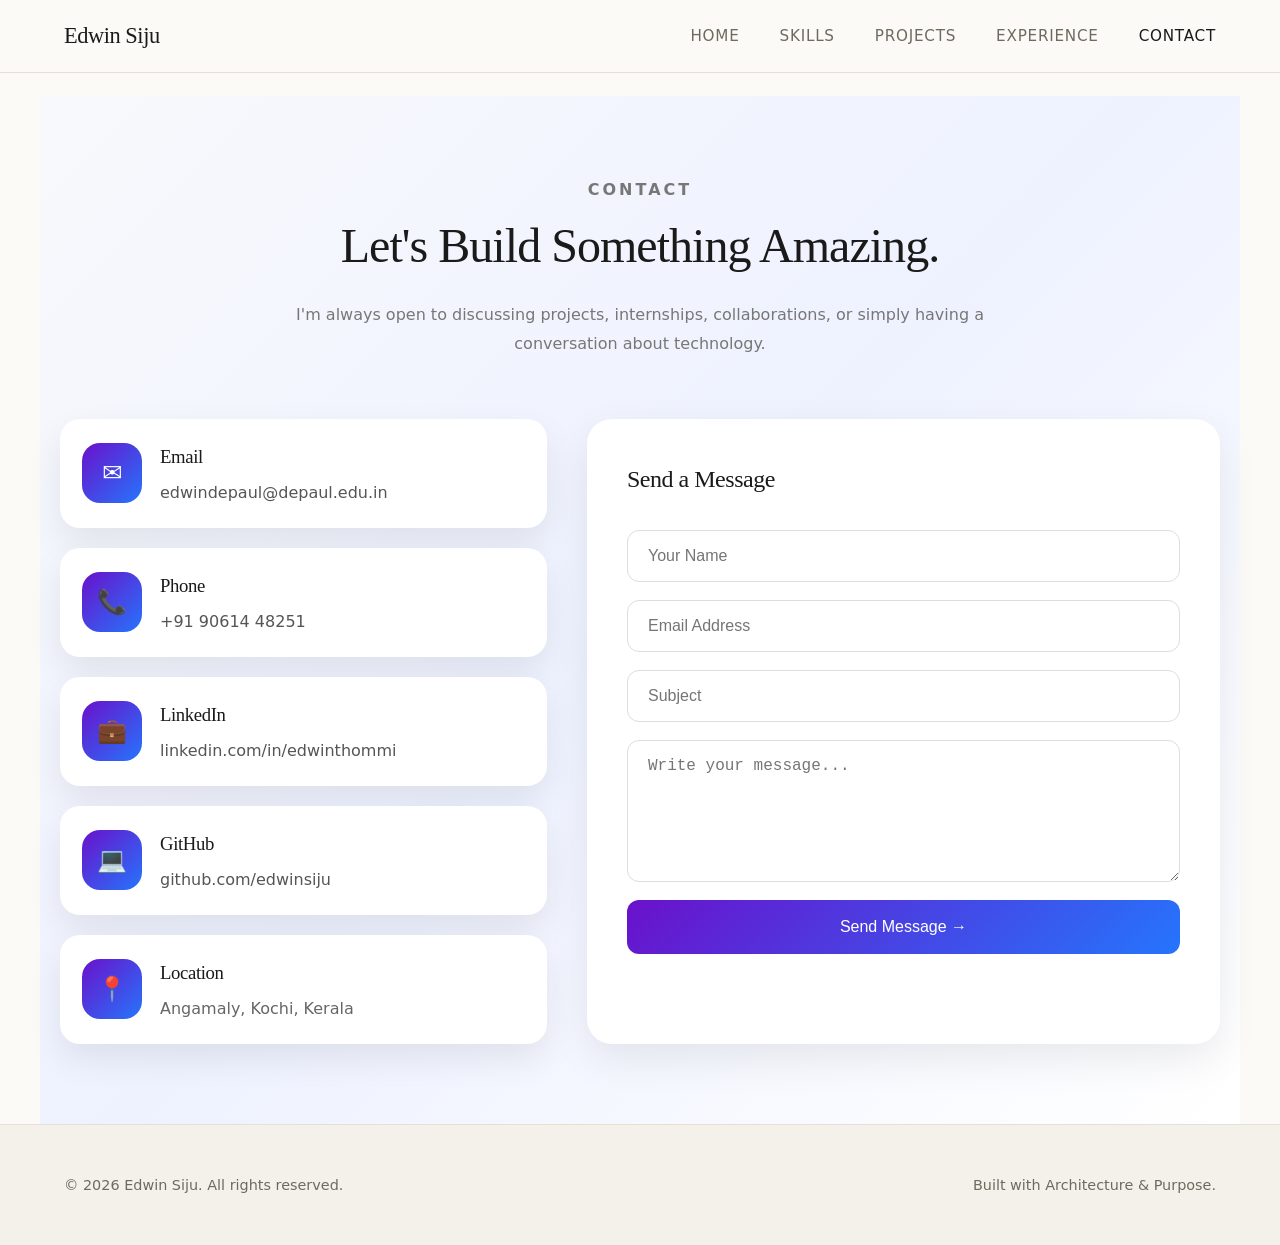
<file: contact.html>
<!DOCTYPE html>
<html lang="en">
<head>
    <meta charset="UTF-8">
    <meta name="viewport" content="width=device-width, initial-scale=1.0">
    <title>Contact — Edwin Siju</title>
    <link rel="stylesheet" href="css/style.css">
    <style>
        .contact-section{
    max-width:1200px;
    margin:auto;
    padding:80px 20px;
    background: linear-gradient(135deg, #f8f9fc 0%, #eef2ff 50%, #ffffff 100%);
}

.contact-header{
    text-align:center;
    margin-bottom:60px;
}

.section-tag{
    color:#8b5cf6;
    font-weight:600;
    letter-spacing:3px;
    margin-bottom:10px;
}

.contact-header h1{
    font-size:3rem;
    margin-bottom:15px;
}

.contact-header p{
    color:#777;
    max-width:700px;
    margin:auto;
    line-height:1.8;
}

.contact-grid{
    display:grid;
    grid-template-columns:1fr 1.3fr;
    gap:40px;
}

.contact-info{
    display:flex;
    flex-direction:column;
    gap:20px;
}

.info-card{
    display:flex;
    gap:18px;
    align-items:center;
    background:white;
    padding:22px;
    border-radius:20px;
    box-shadow:0 15px 35px rgba(0,0,0,.08);
    transition:.35s;
}

.info-card:hover{
    transform:translateY(-8px);
    box-shadow:0 20px 45px rgba(0,0,0,.12);
}

.icon{
    width:60px;
    height:60px;
    border-radius:18px;
    display:flex;
    justify-content:center;
    align-items:center;
    font-size:24px;
    background:linear-gradient(135deg,#6a11cb,#2575fc);
    color:white;
}

.info-card h3{
    margin-bottom:6px;
}

.info-card a{
    color:#555;
    text-decoration:none;
}

.info-card p{
    color:#666;
}

.contact-form-card{
    background:white;
    border-radius:25px;
    padding:40px;
    box-shadow:0 15px 40px rgba(0,0,0,.08);
    
}

.contact-form-card h2{
    margin-bottom:30px;
}

.contact-form-card form{
    display:flex;
    flex-direction:column;
    gap:18px;
}

.contact-form-card input,
.contact-form-card textarea{
    padding:16px 20px;
    border-radius:12px;
    border:1px solid #ddd;
    outline:none;
    font-size:16px;
    transition:.3s;
}

.contact-form-card input:focus,
.contact-form-card textarea:focus{
    border-color:#6a11cb;
    box-shadow:0 0 0 4px rgba(106,17,203,.12);
}

.contact-form-card button{
    background:linear-gradient(135deg,#6a11cb,#2575fc);
    color:white;
    border:none;
    padding:18px;
    font-size:16px;
    border-radius:12px;
    cursor:pointer;
    transition:.3s;
}

.contact-form-card button:hover{
    transform:translateY(-3px);
    box-shadow:0 15px 30px rgba(37,117,252,.35);
}

@media(max-width:900px){

.contact-grid{
grid-template-columns:1fr;
}

.contact-header h1{
font-size:2.3rem;
}

.contact-form-card{
padding:30px;
}

}
    </style>
</head>
<body>

    <nav class="navbar">
        <div class="container nav-container">
            <a href="index.html" class="logo">Edwin Siju</a>
            <ul class="nav-links">
                <li><a href="index.html">Home</a></li>
                <li><a href="skills.html">Skills</a></li>
                <li><a href="projects.html">Projects</a></li>
                <li><a href="experience.html">Experience</a></li>
                <li><a href="contact.html" class="active">Contact</a></li>
            </ul>
        </div>
    </nav>

   <main>
<section class="contact-section">

    <div class="contact-header">
        <p class="section-tag">CONTACT</p>
        <h1>Let's Build Something Amazing.</h1>
        <p>
            I'm always open to discussing projects, internships,
            collaborations, or simply having a conversation about technology.
        </p>
    </div>

    <div class="contact-grid">

        <!-- Left Side -->
        <div class="contact-info">

            <div class="info-card">
                <div class="icon">✉️</div>
                <div>
                    <h3>Email</h3>
                    <a href="mailto:edwindepaul@depaul.edu.in">
                        edwindepaul@depaul.edu.in
                    </a>
                </div>
            </div>

            <div class="info-card">
                <div class="icon">📞</div>
                <div>
                    <h3>Phone</h3>
                    <a href="tel:+919061448251">
                        +91 90614 48251
                    </a>
                </div>
            </div>

            <div class="info-card">
                <div class="icon">💼</div>
                <div>
                    <h3>LinkedIn</h3>
                    <a href="https://linkedin.com/in/edwin-thommi-a6ba493b6" target="_blank">
                        linkedin.com/in/edwinthommi
                    </a>
                </div>
            </div>

            <div class="info-card">
                <div class="icon">💻</div>
                <div>
                    <h3>GitHub</h3>
                    <a href="https://github.com/edwinsiju" target="_blank">
                        github.com/edwinsiju
                    </a>
                </div>
            </div>

            <div class="info-card">
                <div class="icon">📍</div>
                <div>
                    <h3>Location</h3>
                    <p>Angamaly, Kochi, Kerala</p>
                </div>
            </div>

        </div>

        <!-- Right Side -->
        <div class="contact-form-card">

            <h2>Send a Message</h2>

            <form>

                <input
                    type="text"
                    placeholder="Your Name"
                    required
                >

                <input
                    type="email"
                    placeholder="Email Address"
                    required
                >

                <input
                    type="text"
                    placeholder="Subject"
                >

                <textarea
                    rows="6"
                    placeholder="Write your message..."
                    required
                ></textarea>

                <button type="submit">
                    Send Message →
                </button>

            </form>

        </div>

    </div>

</section>
</main>

    <footer class="footer">
        <div class="container footer-container">
            <p>&copy; 2026 Edwin Siju. All rights reserved.</p>
            <p>Built with Architecture & Purpose.</p>
        </div>
    </footer>

    <script src="js/main.js"></script>
</body>
</html>
</file>
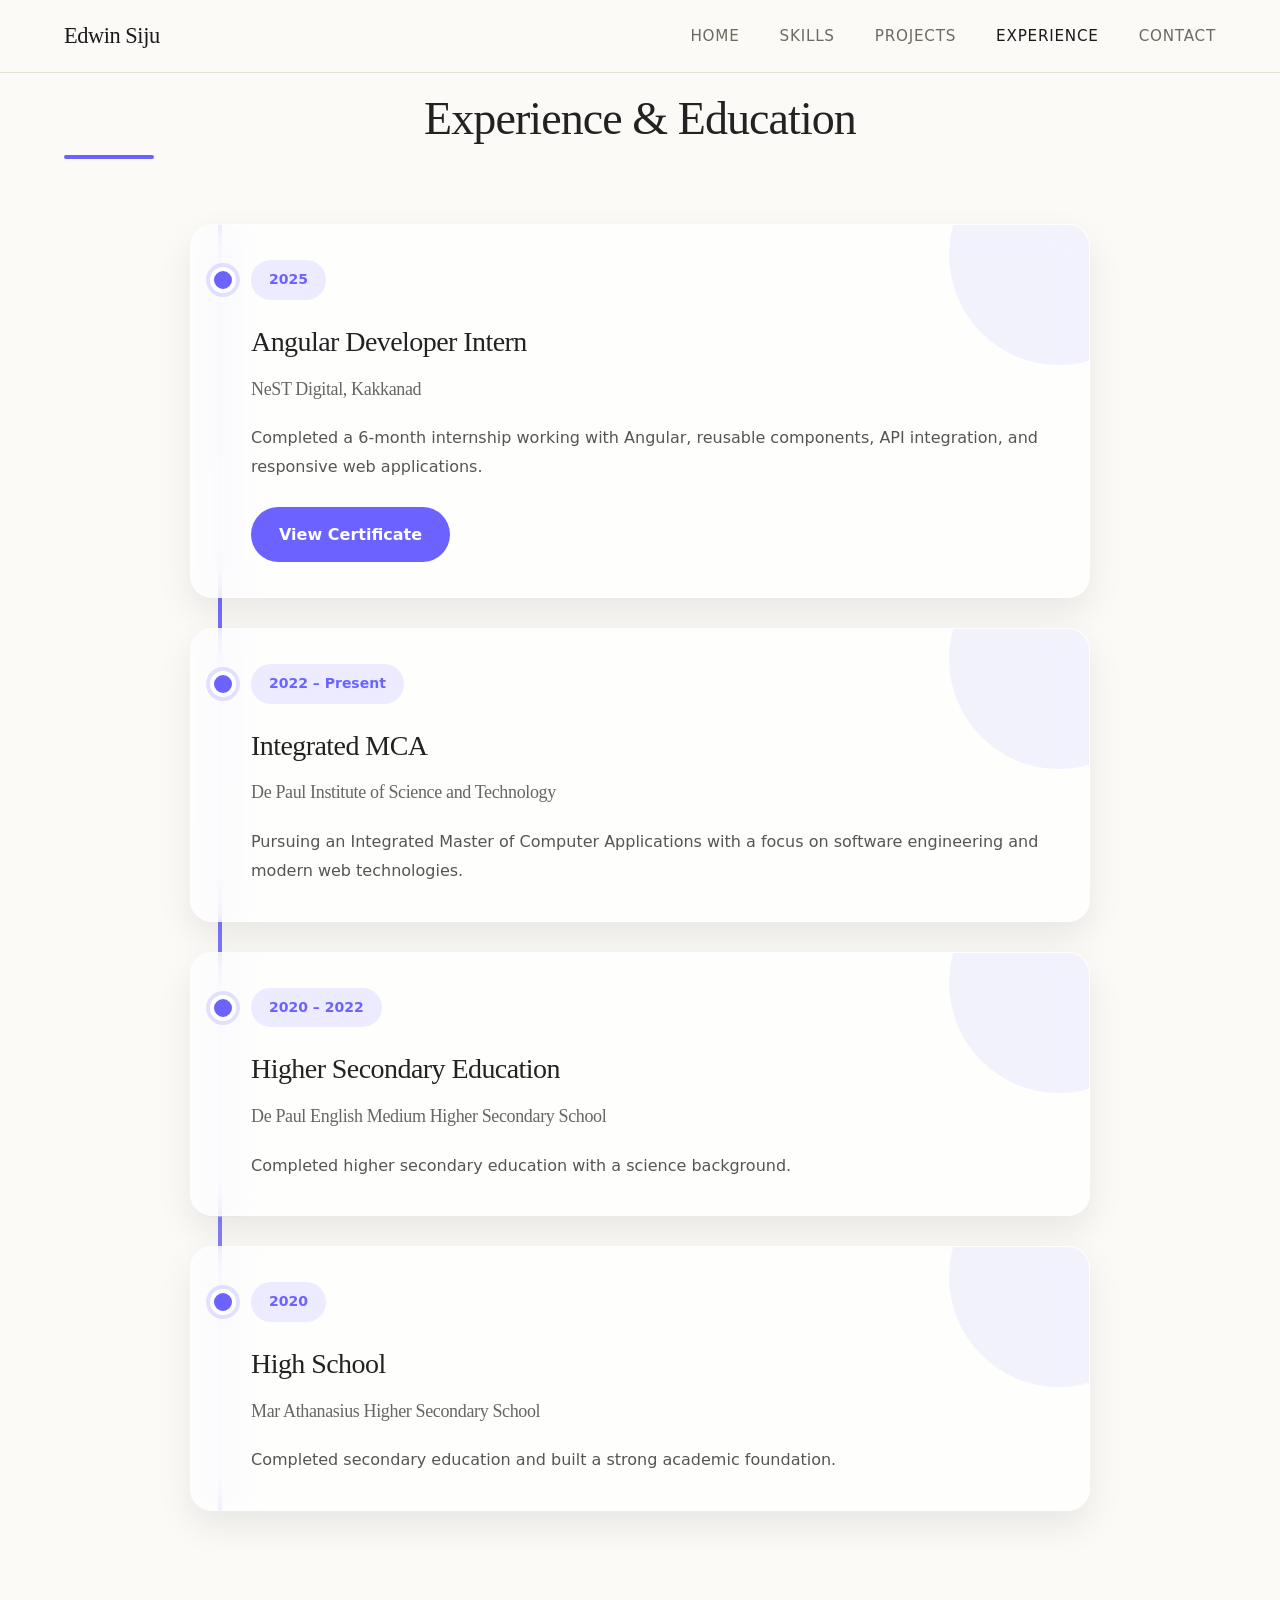
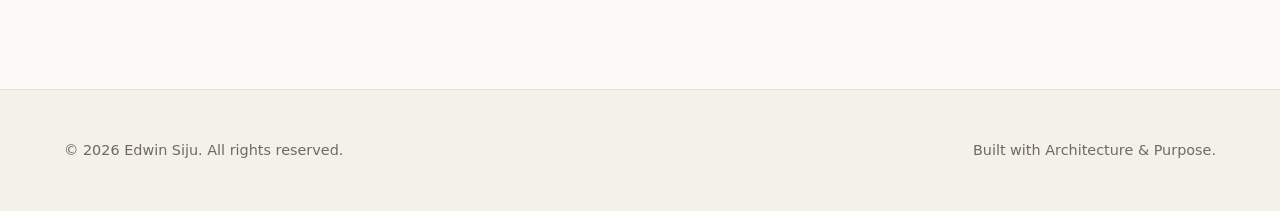
<file: experience.html>
<!DOCTYPE html>
<html lang="en">
<head>
    <meta charset="UTF-8">
    <meta name="viewport" content="width=device-width, initial-scale=1.0">
    <title>Experience — Edwin Siju</title>
    <link rel="stylesheet" href="css/style.css">
    <style>
        
       /* ===========================
   EXPERIENCE PAGE
=========================== */

.experience-list{
    max-width:900px;
    margin:50px auto;
    display:flex;
    flex-direction:column;
    gap:30px;
}

.experience-card{

    position:relative;

    background:rgba(255,255,255,.75);
    backdrop-filter:blur(18px);

    border:1px solid rgba(255,255,255,.3);

    border-radius:22px;

    padding:35px;

    box-shadow:0 15px 35px rgba(0,0,0,.08);

    overflow:hidden;

    transition:.35s ease;

}

.experience-card::before{

    content:"";

    position:absolute;

    width:220px;
    height:220px;

    background:rgba(108,99,255,.08);

    border-radius:50%;

    top:-80px;
    right:-80px;

}

.experience-card:hover{

    transform:translateY(-10px);

    box-shadow:0 25px 50px rgba(108,99,255,.15);

}

.experience-year{

    display:inline-block;

    background:#ecebff;

    color:#6c63ff;

    padding:8px 18px;

    border-radius:30px;

    font-size:14px;

    font-weight:600;

    margin-bottom:18px;

}

.experience-card h3{

    font-size:28px;

    color:#222;

    margin-bottom:8px;

}

.experience-card h4{

    color:#666;

    font-size:18px;

    font-weight:500;

    margin-bottom:20px;

}

.experience-card p{

    color:#555;

    line-height:1.8;

    font-size:16px;

}

.experience-btn{

    display:inline-block;

    margin-top:25px;

    padding:14px 28px;

    background:#6c63ff;

    color:#fff;

    text-decoration:none;

    border-radius:40px;

    font-weight:600;

    transition:.3s;

}

.experience-btn:hover{

    transform:translateY(-3px);

    background:#574bdb;

    box-shadow:0 12px 25px rgba(108,99,255,.30);

}

.section-title{

    text-align:center;

    font-size:46px;

    color:#222;

    margin-bottom:15px;

}

.section-title::after{

    content:"";

    display:block;

    width:90px;

    height:4px;

    background:#6c63ff;

    margin:15px auto;

    border-radius:20px;

}

/* Timeline Effect */

.experience-list{

    position:relative;

}

.experience-list::before{

    content:"";

    position:absolute;

    left:28px;

    top:0;

    width:4px;

    height:100%;

    background:linear-gradient(#6c63ff,#8d86ff);

    border-radius:10px;

}

.experience-card{

    padding-left:60px;

}

.experience-card::after{

    content:"";

    position:absolute;

    width:18px;

    height:18px;

    background:#6c63ff;

    border:4px solid white;

    border-radius:50%;

    left:19px;

    top:42px;

    box-shadow:0 0 0 4px rgba(108,99,255,.18);

}

/* Responsive */

@media(max-width:768px){

.experience-list::before{

left:15px;

}

.experience-card{

padding:25px 25px 25px 45px;

}

.experience-card::after{

left:6px;

}

.section-title{

font-size:36px;

}

.experience-card h3{

font-size:24px;

}

}
    </style>
</head>
<body>

    <nav class="navbar">
        <div class="container nav-container">
            <a href="index.html" class="logo">Edwin Siju</a>
            <ul class="nav-links">
                <li><a href="index.html">Home</a></li>
                <li><a href="skills.html">Skills</a></li>
                <li><a href="projects.html">Projects</a></li>
                <li><a href="experience.html" class="active">Experience</a></li>
                <li><a href="contact.html">Contact</a></li>
            </ul>
        </div>
    </nav>

   <section class="container section">
    <h2 class="section-title">Experience & Education</h2>

    <div class="experience-list">

        <div class="experience-card">
            <span class="experience-year">2025</span>
            <h3>Angular Developer Intern</h3>
            <h4>NeST Digital, Kakkanad</h4>
            <p>
                Completed a 6-month internship working with Angular, reusable
                components, API integration, and responsive web applications.
            </p>

            <a href="nest.pdf" target="_blank" class="experience-btn">
                View Certificate
            </a>
        </div>

        <div class="experience-card">
            <span class="experience-year">2022 – Present</span>
            <h3>Integrated MCA</h3>
            <h4>De Paul Institute of Science and Technology</h4>
            <p>
                Pursuing an Integrated Master of Computer Applications with a
                focus on software engineering and modern web technologies.
            </p>
        </div>

        <div class="experience-card">
            <span class="experience-year">2020 – 2022</span>
            <h3>Higher Secondary Education</h3>
            <h4>De Paul English Medium Higher Secondary School</h4>
            <p>
                Completed higher secondary education with a science background.
            </p>
        </div>

        <div class="experience-card">
            <span class="experience-year">2020</span>
            <h3>High School</h3>
            <h4>Mar Athanasius Higher Secondary School</h4>
            <p>
                Completed secondary education and built a strong academic
                foundation.
            </p>
        </div>

    </div>
</section>

    <footer class="footer">
        <div class="container footer-container">
            <p>&copy; 2026 Edwin Siju. All rights reserved.</p>
            <p>Built with Architecture & Purpose.</p>
        </div>
    </footer>

    <script src="js/main.js"></script>
</body>
</html>
</file>
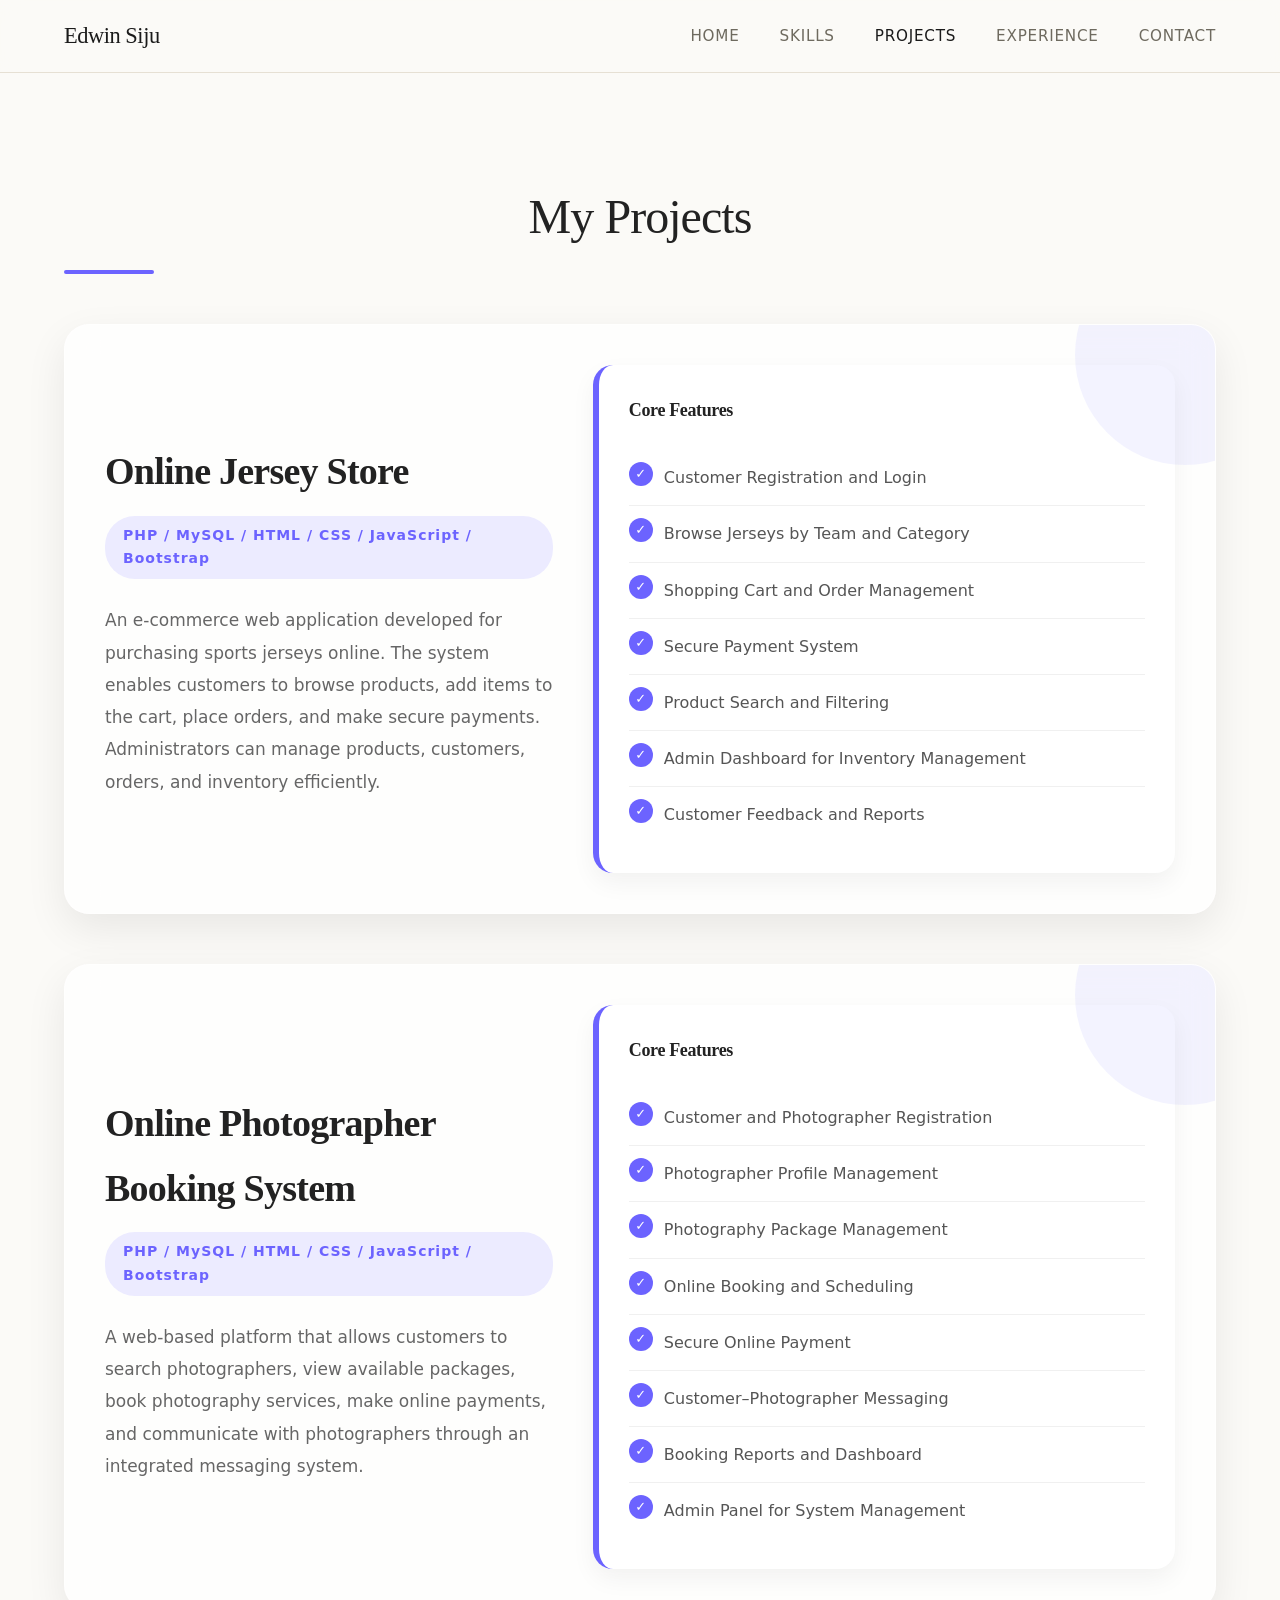
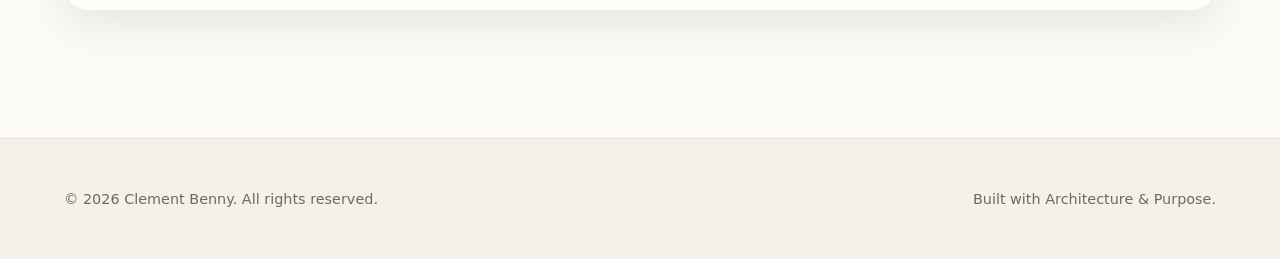
<file: projects.html>
<!DOCTYPE html>
<html lang="en">
<head>
    <meta charset="UTF-8">
    <meta name="viewport" content="width=device-width, initial-scale=1.0">
    <title>Projects — Clement Benny</title>
    <link rel="stylesheet" href="css/style.css">
    <style>
       /* ===========================
   PROJECTS PAGE
=========================== */

.showroom-grid{
    display:flex;
    flex-direction:column;
    gap:50px;
    margin-top:50px;
}

.project-showcase{

    display:grid;
    grid-template-columns:1fr 1.3fr;
    gap:40px;

    background:rgba(255,255,255,.75);
    backdrop-filter:blur(18px);

    border:1px solid rgba(255,255,255,.35);

    border-radius:25px;

    padding:40px;

    box-shadow:
    0 15px 40px rgba(0,0,0,.08);

    transition:.4s ease;

    overflow:hidden;

    position:relative;

}

.project-showcase::before{

    content:'';

    position:absolute;

    width:220px;
    height:220px;

    background:rgba(108,99,255,.08);

    border-radius:50%;

    top:-80px;
    right:-80px;

}

.project-showcase:hover{

    transform:translateY(-12px);

    box-shadow:
    0 30px 60px rgba(108,99,255,.15);

}

.project-meta{

    display:flex;
    flex-direction:column;
    justify-content:center;

}

.project-meta h3{

    font-size:38px;

    font-weight:700;

    color:#222;

    margin-bottom:12px;

}

.project-stack{

    display:inline-block;

    width:fit-content;

    padding:8px 18px;

    background:#ecebff;

    color:#6c63ff;

    border-radius:30px;

    font-size:14px;

    font-weight:600;

    letter-spacing:1px;

    margin-bottom:25px;

}

.project-description{

    font-size:17px;

    line-height:1.9;

    color:#666;

}

.feature-panel{

    background:white;

    border-radius:20px;

    padding:30px;

    box-shadow:
    0 10px 25px rgba(0,0,0,.05);

    border-left:6px solid #6c63ff;

}

.feature-panel h4{

    font-size:18px;

    margin-bottom:25px;

    color:#222;

    font-weight:700;

}

.feature-list{

    list-style:none;

    padding:0;

}

.feature-list li{

    position:relative;

    padding:14px 0 14px 35px;

    border-bottom:1px solid #f0f0f0;

    color:#555;

    transition:.3s;

}

.feature-list li:last-child{

    border:none;

}

.feature-list li::before{

    content:"✓";

    position:absolute;

    left:0;

    top:12px;

    width:24px;

    height:24px;

    background:#6c63ff;

    color:white;

    border-radius:50%;

    display:flex;

    align-items:center;

    justify-content:center;

    font-size:13px;

    font-weight:bold;

}

.feature-list li:hover{

    color:#6c63ff;

    padding-left:42px;

}

.section-title{

    text-align:center;

    font-size:48px;

    margin-bottom:15px;

    color:#222;

}

.section-title::after{

    content:'';

    display:block;

    width:90px;

    height:4px;

    background:#6c63ff;

    margin:15px auto 0;

    border-radius:10px;

}

/* ===========================
   RESPONSIVE
=========================== */

@media(max-width:992px){

.project-showcase{

grid-template-columns:1fr;

padding:30px;

gap:30px;

}

.project-meta h3{

font-size:30px;

}

.section-title{

font-size:38px;

}

}

@media(max-width:768px){

.project-showcase{

padding:25px;

}

.project-meta h3{

font-size:26px;

}

.project-description{

font-size:16px;

}

.feature-panel{

padding:25px;

}

}
    </style>
</head>
<body>

    <nav class="navbar">
        <div class="container nav-container">
            <a href="index.html" class="logo">Edwin Siju</a>
            <ul class="nav-links">
                <li><a href="index.html">Home</a></li>
                <li><a href="skills.html">Skills</a></li>
                <li><a href="projects.html" class="active">Projects</a></li>
                <li><a href="experience.html">Experience</a></li>
                <li><a href="contact.html">Contact</a></li>
            </ul>
        </div>
    </nav>

    <main>
        <section class="container section">
            <h2 class="section-title">My Projects</h2>
            
            <div class="showroom-grid">

    <!-- Project 1 -->
    <div class="project-showcase">

        <div class="project-meta">
            <h3>Online Jersey Store</h3>

            <div class="project-stack">
                PHP / MySQL / HTML / CSS / JavaScript / Bootstrap
            </div>

            <p class="project-description">
                An e-commerce web application developed for purchasing sports jerseys online.
                The system enables customers to browse products, add items to the cart,
                place orders, and make secure payments. Administrators can manage products,
                customers, orders, and inventory efficiently.
            </p>

        </div>

        <div class="feature-panel">

            <h4>Core Features</h4>

            <ul class="feature-list">

                <li>Customer Registration and Login</li>

                <li>Browse Jerseys by Team and Category</li>

                <li>Shopping Cart and Order Management</li>

                <li>Secure Payment System</li>

                <li>Product Search and Filtering</li>

                <li>Admin Dashboard for Inventory Management</li>

                <li>Customer Feedback and Reports</li>

            </ul>

        </div>

    </div>


    <!-- Project 2 -->
    <div class="project-showcase">

        <div class="project-meta">

            <h3>Online Photographer Booking System</h3>

            <div class="project-stack">
                PHP / MySQL / HTML / CSS / JavaScript / Bootstrap
            </div>

            <p class="project-description">
                A web-based platform that allows customers to search photographers,
                view available packages, book photography services, make online
                payments, and communicate with photographers through an integrated
                messaging system.
            </p>

        </div>

        <div class="feature-panel">

            <h4>Core Features</h4>

            <ul class="feature-list">

                <li>Customer and Photographer Registration</li>

                <li>Photographer Profile Management</li>

                <li>Photography Package Management</li>

                <li>Online Booking and Scheduling</li>

                <li>Secure Online Payment</li>

                <li>Customer–Photographer Messaging</li>

                <li>Booking Reports and Dashboard</li>

                <li>Admin Panel for System Management</li>

            </ul>

        </div>

    </div>

</div>

            </div>
        </section>
    </main>

    <footer class="footer">
        <div class="container footer-container">
            <p>&copy; 2026 Clement Benny. All rights reserved.</p>
            <p>Built with Architecture & Purpose.</p>
        </div>
    </footer>

    <script src="js/main.js"></script>
</body>
</html>
</file>
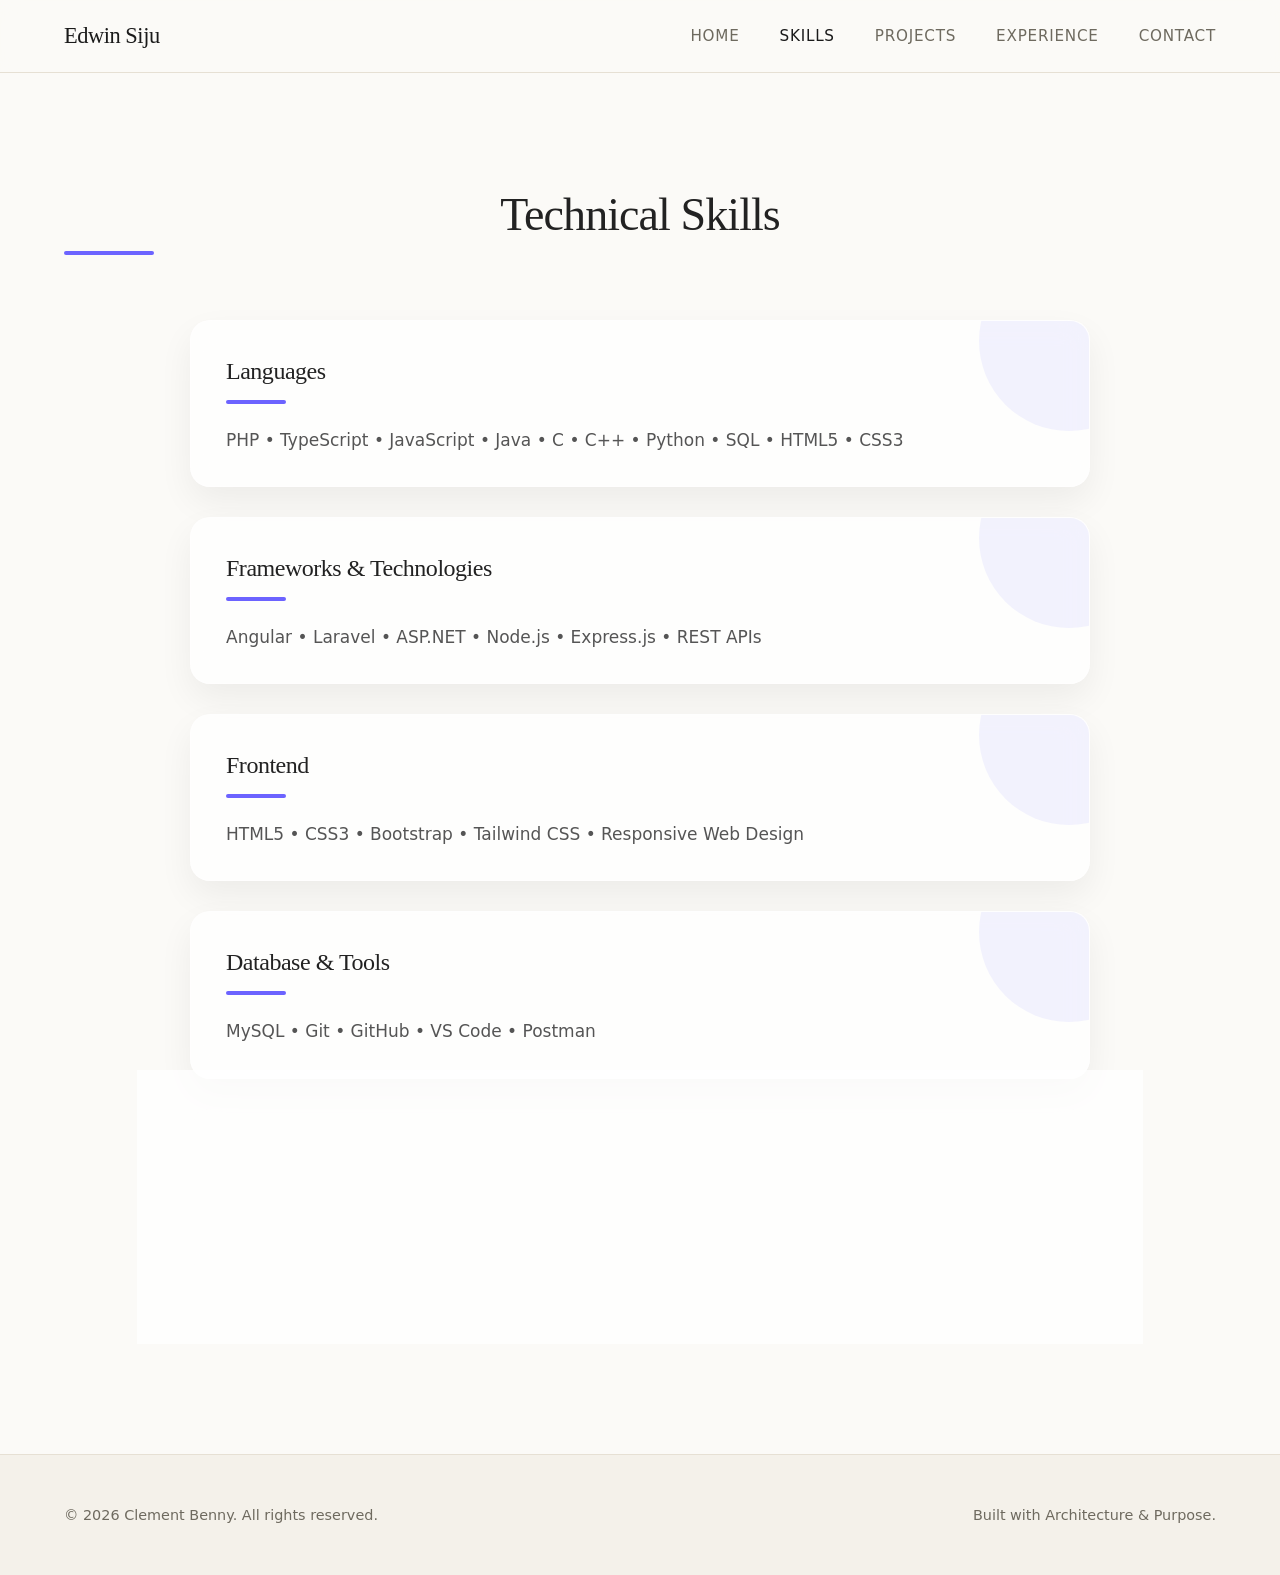
<file: skills.html>
<!DOCTYPE html>
<html lang="en">
<head>
    <meta charset="UTF-8">
    <meta name="viewport" content="width=device-width, initial-scale=1.0">
    <title>Skills — Clement Benny</title>
    <link rel="stylesheet" href="css/style.css">
    <style>
        /* ===========================
   SKILLS PAGE
=========================== */

.skills-section{
    max-width:900px;
    margin:50px auto;
    display:grid;
    gap:30px;
}

.skill-group{

    background:rgba(255,255,255,.75);
    backdrop-filter:blur(15px);

    border:1px solid rgba(255,255,255,.3);

    border-radius:20px;

    padding:30px 35px;

    box-shadow:0 15px 35px rgba(0,0,0,.06);

    transition:.35s ease;

    position:relative;

    overflow:hidden;

}

.skill-group::before{

    content:"";

    position:absolute;

    width:180px;
    height:180px;

    background:rgba(108,99,255,.08);

    border-radius:50%;

    top:-70px;
    right:-70px;

}

.skill-group:hover{

    transform:translateY(-8px);

    box-shadow:0 25px 45px rgba(108,99,255,.15);

}

.skill-group h3{

    font-size:24px;

    color:#222;

    margin-bottom:20px;

    position:relative;

}

.skill-group h3::after{

    content:"";

    display:block;

    width:60px;

    height:4px;

    background:#6c63ff;

    border-radius:10px;

    margin-top:8px;

}

.skill-group p{

    color:#555;

    font-size:17px;

    line-height:1.9;

}

.section-title{

    text-align:center;

    font-size:46px;

    color:#222;

    margin-bottom:15px;

}

.section-title::after{

    content:"";

    display:block;

    width:90px;

    height:4px;

    background:#6c63ff;

    margin:15px auto;

    border-radius:20px;

}

@media(max-width:768px){

.skill-group{

padding:25px;

}

.section-title{

font-size:36px;

}

.skill-group h3{

font-size:22px;

}

.skill-group p{

font-size:16px;

}

}
    </style>
</head>
<body>

    <nav class="navbar">
        <div class="container nav-container">
            <a href="index.html" class="logo">Edwin Siju</a>
            <ul class="nav-links">
                <li><a href="index.html">Home</a></li>
                <li><a href="skills.html" class="active">Skills</a></li>
                <li><a href="projects.html">Projects</a></li>
                <li><a href="experience.html">Experience</a></li>
                <li><a href="contact.html">Contact</a></li>
            </ul>
        </div>
    </nav>

    <main>
    <section class="container section">
        <h2 class="section-title">Technical Skills</h2>

        <div class="skills-section">

            <div class="skill-group">
                <h3>Languages</h3>
                <p>PHP • TypeScript • JavaScript • Java • C • C++ • Python • SQL • HTML5 • CSS3</p>
            </div>

            <div class="skill-group">
                <h3>Frameworks & Technologies</h3>
                <p>Angular • Laravel • ASP.NET • Node.js • Express.js • REST APIs</p>
            </div>

            <div class="skill-group">
                <h3>Frontend</h3>
                <p>HTML5 • CSS3 • Bootstrap • Tailwind CSS • Responsive Web Design</p>
            </div>

            <div class="skill-group">
                <h3>Database & Tools</h3>
                <p>MySQL • Git • GitHub • VS Code • Postman</p>
            </div>

            <div class="skill-group">
                <h3>Soft Skills</h3>
                <p>Problem Solving • Teamwork • Communication • Adaptability • Time Management</p>
            </div>

        </div>
    </section>
</main>
    <footer class="footer">
        <div class="container footer-container">
            <p>&copy; 2026 Clement Benny. All rights reserved.</p>
            <p>Built with Architecture & Purpose.</p>
        </div>
    </footer>

    <script src="js/main.js"></script>
</body>
</html>
</file>
<file: css/style.css>
/* ==========================================================================
   1. VARIABLES & THEME SETUP (Editorial Ivory & Muted Clay Palette)
   ========================================================================== */
:root {
    --bg-canvas: #fbfaf7;         /* Off-white canvas background */
    --bg-surface: #f4f1ea;        /* Warm deep ivory surface */
    --bg-card: #ffffff;           /* Pure white for cards */
    --text-primary: #1a1a1a;      /* Near-black primary text */
    --text-muted: #6e6a5f;        /* Muted deep taupe for body/secondary text */
    --accent-clay: #a38a75;       /* Sophisticated muted clay/taupe accent */
    --accent-light: #e6e0d4;      /* Soft structural line separation */
    
    --font-serif: "Adobe Garamond Pro", "Garamond", "Claude Garamond", "Claude", serif;
    --font-sans: "Inter", system-ui, -apple-system, sans-serif;
    
    --transition-smooth: all 0.4s cubic-bezier(0.25, 1, 0.5, 1);
}

/* ==========================================================================
   2. GLOBAL RESET & BASE STYLES
   ========================================================================== */
* {
    box-sizing: border-box;
    margin: 0;
    padding: 0;
}

html {
    scroll-behavior: smooth;
    background-color: var(--bg-canvas);
}

body {
    font-family: var(--font-sans);
    background-color: var(--bg-canvas);
    color: var(--text-primary);
    line-height: 1.7;
    -webkit-font-smoothing: antialiased;
}

h1, h2, h3, h4, .logo {
    font-family: var(--font-serif);
    font-weight: 400;
    color: var(--text-primary);
    letter-spacing: -0.02em;
}

a {
    color: inherit;
    text-decoration: none;
    transition: var(--transition-smooth);
}

/* ==========================================================================
   3. STRUCTURAL LAYOUT & SPACING RULES
   ========================================================================== */
.container {
    width: 90%;
    max-width: 1200px;
    margin: 0 auto;
}

/* Navbar Layout Rules */
.navbar {
    position: fixed;
    top: 0;
    left: 0;
    width: 100%;
    background-color: rgba(251, 250, 247, 0.9);
    backdrop-filter: blur(10px);
    border-bottom: 1px solid var(--accent-light);
    z-index: 1000;
}

.nav-container {
    display: flex;
    justify-content: space-between; /* Pushes logo far-left, links far-right */
    align-items: center;
    height: 4.5rem; /* Balanced, clean height */
}

.logo {
    font-size: 1.4rem;
    font-weight: 500;
}

.nav-links {
    display: flex;
    gap: 2.5rem;
    list-style: none;
}

.nav-links a {
    font-size: 0.95rem;
    font-weight: 400;
    letter-spacing: 0.05em;
    text-transform: uppercase;
    color: var(--text-muted);
}

.nav-links a:hover,
.nav-links a.active {
    color: var(--text-primary);
}

/* Generous Breathing Room Constraints */
main {
    padding-top: 6rem; /* Keeps content separate from navbar safely */
    min-height: 75vh;  /* Pushes footer comfortably down */
}

.section {
    padding: 5rem 0 8rem 0; /* Strict padding-bottom rule */
}

.section-title {
    font-size: 2.5rem;
    margin-bottom: 3.5rem;
    position: relative;
    padding-bottom: 1rem;
}

.section-title::after {
    content: '';
    position: absolute;
    bottom: 0;
    left: 0;
    width: 40px;
    height: 1px;
    background-color: var(--accent-clay);
}

/* Footer Layout */
.footer {
    border-top: 1px solid var(--accent-light);
    padding: 3rem 0;
    background-color: var(--bg-surface);
}

.footer-container {
    display: flex;
    justify-content: space-between;
    align-items: center;
    color: var(--text-muted);
    font-size: 0.9rem;
}

/* ==========================================================================
   4. UI COMPONENTS & BUTTONS
   ========================================================================== */
.btn-group {
    display: flex;
    gap: 1.5rem;
    margin-top: 2.5rem;
}

.btn {
    display: inline-flex;
    align-items: center;
    padding: 0.8rem 2rem;
    font-size: 0.9rem;
    letter-spacing: 0.05em;
    text-transform: uppercase;
    transition: var(--transition-smooth);
    border: 1px solid transparent;
    cursor: pointer;
}

.btn-primary {
    background-color: var(--text-primary);
    color: var(--bg-canvas);
}

.btn-primary:hover {
    background-color: var(--accent-clay);
    transform: translateY(-2px);
}

.btn-secondary {
    border-color: var(--text-primary);
    color: var(--text-primary);
}

.btn-secondary:hover {
    background-color: var(--text-primary);
    color: var(--bg-canvas);
    transform: translateY(-2px);
}

/* Responsive Structural Overrides */
@media (max-width: 768px) {
    .nav-container {
        flex-direction: column;
        justify-content: center;
        height: auto;
        padding: 1rem 0;
        gap: 1rem;
    }
    .nav-links {
        gap: 1.5rem;
    }
    main {
        padding-top: 8rem;
    }
    .btn-group {
        flex-direction: column;
        gap: 1rem;
    }
}
</file>
